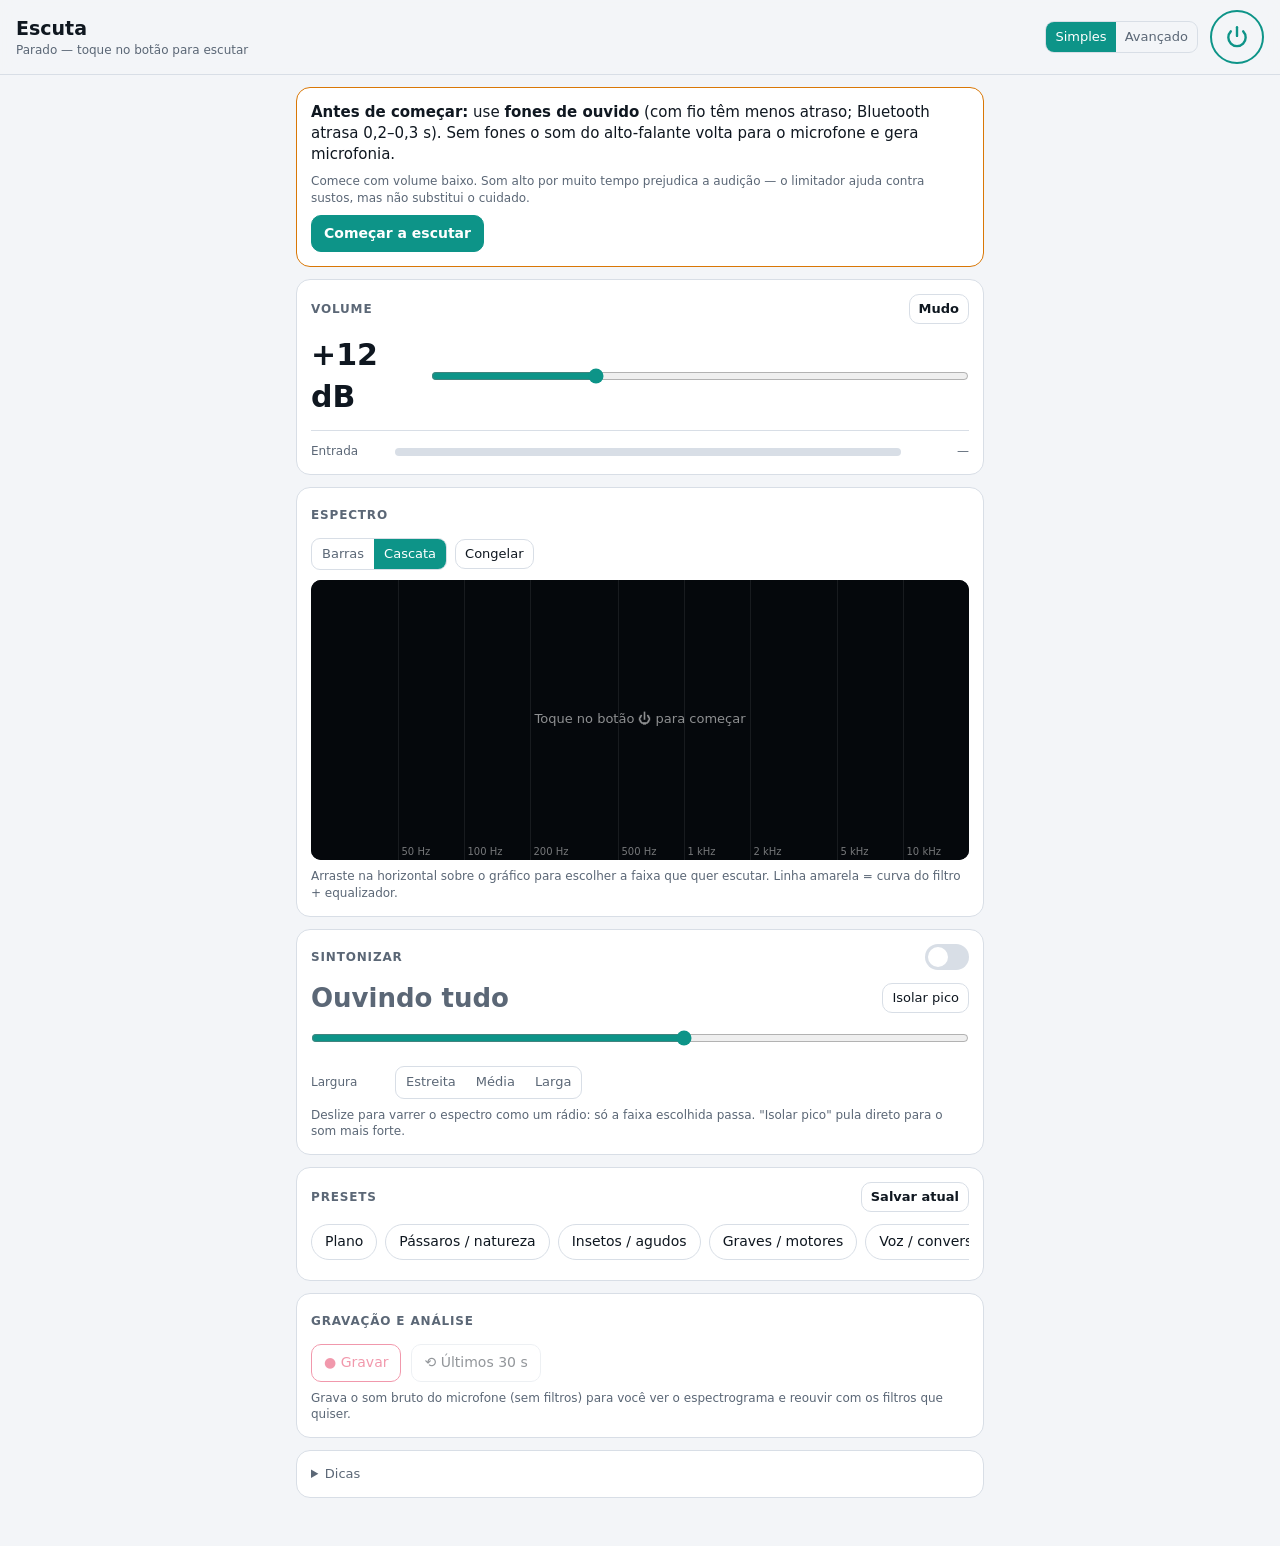
<file: docs/index.html>
<!doctype html>
<html lang="pt-BR">
<head>
<meta charset="utf-8">
<meta name="viewport" content="width=device-width,initial-scale=1,viewport-fit=cover">
<title>Escuta</title>
<meta name="description" content="Amplificador de ambiente: escute o microfone ao vivo no fone, com filtro de faixa, equalizador e espectrômetro.">
<meta name="theme-color" content="#0b0f14">
<link rel="manifest" href="manifest.webmanifest">
<link rel="icon" href="icon.svg" type="image/svg+xml">
<link rel="apple-touch-icon" href="icon-192.png">
<meta name="mobile-web-app-capable" content="yes">
<meta name="apple-mobile-web-app-capable" content="yes">
<meta name="apple-mobile-web-app-title" content="Escuta">
<meta name="apple-mobile-web-app-status-bar-style" content="black-translucent">
<style>
:root{
  --bg:#0b0f14;--card:#141a22;--line:#243041;--text:#e6edf3;--muted:#8b98a8;
  --accent:#2dd4bf;--on-accent:#04201c;--warn:#f59e0b;--danger:#f43f5e;--ok:#22c55e;
  color-scheme:dark;
}
@media (prefers-color-scheme:light){
  :root{--bg:#f3f5f8;--card:#ffffff;--line:#d8dee6;--text:#0f1720;--muted:#5b6776;
    --accent:#0d9488;--on-accent:#ffffff;--warn:#d97706;--danger:#e11d48;--ok:#16a34a;color-scheme:light}
}
*{box-sizing:border-box}
[hidden]{display:none!important}
html,body{margin:0;background:var(--bg);color:var(--text);
  font:15px/1.4 system-ui,-apple-system,"Segoe UI",Roboto,sans-serif;-webkit-tap-highlight-color:transparent}
header{position:sticky;top:0;z-index:5;display:flex;align-items:center;gap:12px;
  padding:calc(10px + env(safe-area-inset-top)) 16px 10px;
  background:color-mix(in srgb,var(--bg) 88%,transparent);backdrop-filter:blur(10px);-webkit-backdrop-filter:blur(10px);
  border-bottom:1px solid var(--line)}
header .t{flex:1;min-width:0}
header .seg button{padding:6px 9px}
header h1{font-size:19px;margin:0}
.status{font-size:12px;color:var(--muted);white-space:nowrap;overflow:hidden;text-overflow:ellipsis}
.status.live{color:var(--accent)}
#power{width:54px;height:54px;flex:none;border-radius:50%;border:2px solid var(--accent);background:transparent;
  color:var(--accent);display:grid;place-items:center;cursor:pointer}
#power.on{background:var(--accent);color:var(--on-accent)}
#power svg{width:26px;height:26px}
main{max-width:720px;margin:0 auto;padding:12px 16px calc(48px + env(safe-area-inset-bottom));display:grid;gap:12px}
.card{background:var(--card);border:1px solid var(--line);border-radius:14px;padding:14px;min-width:0}
.card h2{font-size:12px;letter-spacing:.07em;text-transform:uppercase;color:var(--muted);margin:0 0 10px;
  display:flex;align-items:center;gap:8px;min-height:26px}
.card h2 .sp{flex:1}
.row{display:flex;align-items:center;gap:10px;min-width:0}
.row+.row{margin-top:10px}
.row label.l{flex:1;min-width:0}
.grow{flex:1;min-width:0}
.muted{color:var(--muted)}
.small{font-size:12px}
.num{font-variant-numeric:tabular-nums}
input[type=range]{width:100%;accent-color:var(--accent);height:32px;margin:0}
select,input[type=number]{font:inherit;font-size:16px;color:var(--text);background:var(--bg);border:1px solid var(--line);
  border-radius:8px;padding:6px 8px;min-width:0}
input[type=number]{width:92px;text-align:right}
.btn,.seg button,.chip,#power{touch-action:manipulation}
.btn{background:transparent;border:1px solid var(--line);color:var(--text);border-radius:10px;padding:8px 12px;
  font:inherit;font-size:14px;cursor:pointer;white-space:nowrap}
.btn:disabled{opacity:.45;cursor:default}
.btn.primary{background:var(--accent);border-color:var(--accent);color:var(--on-accent);font-weight:600}
.btn.rec{border-color:var(--danger);color:var(--danger)}
.btn.rec.on{background:var(--danger);color:#fff}
.btn.sm{padding:5px 9px;font-size:13px}
.seg{display:inline-flex;border:1px solid var(--line);border-radius:9px;overflow:hidden;flex:none}
.seg button{background:transparent;border:0;color:var(--muted);font:inherit;font-size:13px;padding:6px 10px;cursor:pointer}
.seg button.on{background:var(--accent);color:var(--on-accent)}
.sw{position:relative;display:inline-block;width:44px;height:26px;flex:none}
.sw input{position:absolute;opacity:0;width:0;height:0}
.sw span{position:absolute;inset:0;background:var(--line);border-radius:13px;transition:background .2s;cursor:pointer}
.sw span::after{content:"";position:absolute;left:3px;top:3px;width:20px;height:20px;border-radius:50%;background:#fff;transition:transform .2s}
.sw input:checked+span{background:var(--accent)}
.sw input:checked+span::after{transform:translateX(18px)}
.sw input:focus-visible+span{outline:2px solid var(--accent);outline-offset:2px}
.big{font-size:30px;font-weight:700;font-variant-numeric:tabular-nums;min-width:110px}
.meter{height:8px;background:var(--line);border-radius:4px;overflow:hidden;flex:1}
.meter i{display:block;height:100%;width:0;background:linear-gradient(90deg,var(--ok),var(--warn) 78%,var(--danger))}
.meter.red i{background:var(--warn)}
.ml{width:74px;font-size:12px;color:var(--muted);flex:none}
.mv{width:58px;font-size:12px;text-align:right;color:var(--muted);flex:none}
.dot{width:10px;height:10px;border-radius:50%;background:var(--line);flex:none}
.dot.on{background:var(--ok)}
.cv{position:relative;height:230px;border-radius:10px;overflow:hidden;background:#05080c}
.cv canvas{width:100%;height:100%;display:block}
#spec{touch-action:pan-y}
body.simple .adv{display:none!important}
body.simple .cv.main{height:280px}
#tune{height:44px}
.tunev{font-size:26px;font-weight:700;font-variant-numeric:tabular-nums;color:var(--accent);min-width:0}
.tunev.off{color:var(--muted)}
#clipc{touch-action:none}
.toolbar{display:flex;flex-wrap:wrap;gap:8px;align-items:center;margin-bottom:10px}
.hint{font-size:12px;color:var(--muted);margin-top:8px}
.chips{display:flex;gap:8px;overflow-x:auto;padding:2px 0 6px;scrollbar-width:none}
.chips::-webkit-scrollbar{display:none}
.chip{display:inline-flex;align-items:center;gap:6px;white-space:nowrap;border:1px solid var(--line);border-radius:999px;
  padding:7px 13px;background:transparent;color:var(--text);font:inherit;font-size:14px;cursor:pointer;flex:none}
.chip.on{border-color:var(--accent);color:var(--accent)}
.chip .x{color:var(--muted);font-size:16px;line-height:1;padding-left:2px}
.eq{display:grid;grid-template-columns:repeat(10,1fr);gap:4px;height:210px;touch-action:none;user-select:none;-webkit-user-select:none}
.eqb{display:flex;flex-direction:column;align-items:center;gap:4px;min-width:0}
.eqb .v{font-size:11px;color:var(--muted);font-variant-numeric:tabular-nums;height:14px}
.eqb .tr{position:relative;flex:1;width:100%;max-width:34px;border-radius:8px;background:color-mix(in srgb,var(--line) 55%,transparent)}
.eqb .tr::before{content:"";position:absolute;left:0;right:0;top:50%;height:1px;background:var(--muted);opacity:.5}
.eqb .fill{position:absolute;left:30%;right:30%;background:var(--accent);border-radius:3px}
.eqb .knob{position:absolute;left:2px;right:2px;height:14px;margin-top:-7px;border-radius:7px;background:var(--text);box-shadow:0 1px 3px #0006}
.eqb .f{font-size:11px;color:var(--muted)}
.notches{display:flex;flex-wrap:wrap;gap:6px;margin-top:8px}
.sub{border-top:1px solid var(--line);margin-top:12px;padding-top:12px}
details summary{cursor:pointer;color:var(--muted);font-size:13px}
details p,details li{font-size:14px;color:var(--muted)}
details ul{padding-left:18px}
.intro{border-color:var(--warn)}
.intro p{margin:0 0 8px}
#toast{position:fixed;left:50%;bottom:calc(18px + env(safe-area-inset-bottom));transform:translateX(-50%) translateY(calc(100% + 60px));
  max-width:calc(100% - 32px);width:max-content;background:var(--text);color:var(--bg);border-radius:12px;padding:10px 14px;
  display:flex;gap:12px;align-items:center;font-size:14px;z-index:20;transition:transform .25s,visibility .25s;box-shadow:0 6px 20px #0006;visibility:hidden}
#toast.show{transform:translateX(-50%) translateY(0);visibility:visible}
#toast button{background:transparent;border:1px solid currentColor;color:inherit;border-radius:8px;padding:4px 8px;font:inherit;font-size:13px}
</style>
</head>
<body>
<header>
  <div class="t">
    <h1>Escuta</h1>
    <div class="status" id="status">Parado</div>
  </div>
  <div class="seg" id="mode" aria-label="Modo"><button data-v="simple">Simples</button><button data-v="adv">Avançado</button></div>
  <button id="power" aria-label="Começar a escutar">
    <svg viewBox="0 0 24 24" fill="none" stroke="currentColor" stroke-width="2.2" stroke-linecap="round"><path d="M12 3v8"/><path d="M6.3 6.8a8 8 0 1 0 11.4 0"/></svg>
  </button>
</header>

<main>
  <section class="card intro" id="intro">
    <p><b>Antes de começar:</b> use <b>fones de ouvido</b> (com fio têm menos atraso; Bluetooth atrasa 0,2–0,3 s). Sem fones o som do alto-falante volta para o microfone e gera microfonia.</p>
    <p class="muted small">Comece com volume baixo. Som alto por muito tempo prejudica a audição — o limitador ajuda contra sustos, mas não substitui o cuidado.</p>
    <button class="btn primary" id="introStart">Começar a escutar</button>
  </section>

  <section class="card">
    <h2>Volume <span class="sp"></span>
      <button class="btn sm" id="mute">Mudo</button>
    </h2>
    <div class="row">
      <div class="big" id="volV">+12 dB</div>
      <input type="range" id="vol" min="0" max="40" step="0.5" aria-label="Volume">
    </div>
    <div class="row adv">
      <span class="ml">Balanço</span>
      <input type="range" id="bal" min="-1" max="1" step="0.05" class="grow" aria-label="Balanço esquerda/direita">
      <span class="mv num" id="balV">C</span>
    </div>
    <div class="sub">
      <div class="row"><span class="ml">Entrada</span><div class="meter"><i id="mIn"></i></div><span class="mv num" id="mInV">—</span></div>
      <div class="row adv"><span class="ml">Saída</span><div class="meter"><i id="mOut"></i></div><span class="mv num" id="mOutV">—</span></div>
      <div class="row adv"><span class="ml">Limitador</span><div class="meter red"><i id="mLim"></i></div><span class="mv num" id="mLimV">0 dB</span></div>
    </div>
  </section>

  <section class="card">
    <h2>Espectro <span class="sp"></span><span class="num" id="peak" style="text-transform:none;letter-spacing:0"></span></h2>
    <div class="toolbar">
      <div class="seg" id="view"><button data-v="bars">Barras</button><button data-v="wf">Cascata</button></div>
      <div class="seg adv" id="tap"><button data-v="pre">Entrada</button><button data-v="post">Saída</button></div>
      <button class="btn sm" id="freeze">Congelar</button>
    </div>
    <div class="cv main"><canvas id="spec"></canvas></div>
    <div class="hint">Arraste na horizontal sobre o gráfico para escolher a faixa que quer escutar. Linha amarela = curva do filtro + equalizador.</div>
  </section>

  <section class="card">
    <h2>Sintonizar <span class="sp"></span>
      <label class="sw"><input type="checkbox" id="tuneOn" aria-label="Focar numa faixa"><span></span></label>
    </h2>
    <div class="row">
      <div class="tunev grow" id="tuneV">Ouvindo tudo</div>
      <button class="btn sm" id="isolate">Isolar pico</button>
    </div>
    <input type="range" id="tune" min="0" max="1000" step="1" aria-label="Frequência central">
    <div class="row">
      <span class="ml">Largura</span>
      <div class="seg" id="tuneW"><button data-v="0.33">Estreita</button><button data-v="1">Média</button><button data-v="2">Larga</button></div>
    </div>
    <div class="hint">Deslize para varrer o espectro como um rádio: só a faixa escolhida passa. "Isolar pico" pula direto para o som mais forte.</div>
  </section>

  <section class="card">
    <h2>Presets <span class="sp"></span><button class="btn sm" id="savePreset">Salvar atual</button></h2>
    <div class="chips" id="presets"></div>
  </section>

  <section class="card adv">
    <h2>Faixa de frequência <span class="sp"></span>
      <label class="sw"><input type="checkbox" id="bandOn" aria-label="Ativar filtro de faixa"><span></span></label>
    </h2>
    <div class="row">
      <input type="number" id="loN" min="20" max="20000" step="1" aria-label="Frequência mínima (Hz)">
      <span class="muted">Hz a</span>
      <input type="number" id="hiN" min="20" max="20000" step="1" aria-label="Frequência máxima (Hz)">
      <span class="muted">Hz</span>
    </div>
    <div class="row"><span class="ml">Mínima</span><input type="range" id="lo" min="0" max="1000" step="1" aria-label="Frequência mínima"></div>
    <div class="row"><span class="ml">Máxima</span><input type="range" id="hi" min="0" max="1000" step="1" aria-label="Frequência máxima"></div>
    <div class="row">
      <span class="ml">Corte</span>
      <div class="seg" id="slope"><button data-v="12">Suave</button><button data-v="24">Médio</button><button data-v="48">Íngreme</button></div>
    </div>
  </section>

  <section class="card adv">
    <h2>Equalizador <span class="sp"></span><button class="btn sm" id="eqReset">Zerar</button></h2>
    <div class="eq" id="eq"></div>
    <div class="hint">Arraste para cima/baixo; deslize o dedo pelas bandas para "desenhar" a curva. ±12 dB.</div>
  </section>

  <section class="card adv">
    <h2>Proteção e ruído</h2>
    <div class="row">
      <label class="l" for="limOn">Limitador anti-estouro<div class="muted small">Segura sons altos repentinos</div></label>
      <label class="sw"><input type="checkbox" id="limOn"><span></span></label>
    </div>
    <div class="row"><span class="ml">Teto</span><input type="range" id="limThr" min="-40" max="0" step="1" class="grow" aria-label="Teto do limitador"><span class="mv num" id="limThrV"></span></div>

    <div class="sub">
      <div class="row">
        <label class="l" for="gateOn">Redução de chiado (noise gate)<div class="muted small">Silencia quando o som fica abaixo do limiar</div></label>
        <span class="dot" id="gateDot" title="Gate aberto"></span>
        <label class="sw"><input type="checkbox" id="gateOn"><span></span></label>
      </div>
      <div class="row"><span class="ml">Limiar</span><input type="range" id="gateThr" min="-90" max="-20" step="1" class="grow" aria-label="Limiar do noise gate"><span class="mv num" id="gateThrV"></span></div>
    </div>

    <div class="sub">
      <div class="row">
        <label class="l" for="afbOn">Anti-microfonia automático<div class="muted small">Detecta apito de realimentação e aplica um filtro notch</div></label>
        <label class="sw"><input type="checkbox" id="afbOn"><span></span></label>
      </div>
      <div class="notches" id="notches"></div>
    </div>

    <div class="sub">
      <div class="row">
        <label class="l" for="ns">Supressão de ruído do navegador<div class="muted small">Pode cortar sons que você quer ouvir</div></label>
        <label class="sw"><input type="checkbox" id="ns"><span></span></label>
      </div>
      <div class="row">
        <label class="l" for="agc">Ganho automático do navegador</label>
        <label class="sw"><input type="checkbox" id="agc"><span></span></label>
      </div>
      <div class="row">
        <label class="l" for="wake">Manter tela ligada</label>
        <label class="sw"><input type="checkbox" id="wake"><span></span></label>
      </div>
      <div class="row">
        <span class="ml">Microfone</span>
        <select id="device" class="grow" aria-label="Microfone"><option value="">Padrão</option></select>
      </div>
      <div class="row small muted"><span class="grow">Atraso estimado</span><span class="num" id="lat">—</span></div>
    </div>
  </section>

  <section class="card">
    <h2>Gravação e análise <span class="sp"></span><span class="num" id="recTime" style="text-transform:none;letter-spacing:0"></span></h2>
    <div class="row">
      <button class="btn rec" id="recBtn">● Gravar</button>
      <button class="btn" id="lastBtn">⟲ Últimos 30 s</button>
    </div>
    <div class="hint">Grava o som bruto do microfone (sem filtros) para você ver o espectrograma e reouvir com os filtros que quiser.</div>
    <div id="clipBox" hidden>
      <div class="cv" style="margin-top:12px"><canvas id="clipc"></canvas></div>
      <div class="hint">Toque para posicionar · arraste na vertical para escolher a faixa · <span id="clipPeak"></span></div>
      <div class="row" style="margin-top:10px">
        <button class="btn primary" id="cplay" style="min-width:84px">▶ Tocar</button>
        <span class="num muted small grow" id="ctime">0:00 / 0:00</span>
        <label class="small muted" for="cfilt">Com filtros</label>
        <label class="sw"><input type="checkbox" id="cfilt"><span></span></label>
      </div>
      <div class="row">
        <button class="btn sm" id="cdl">Salvar WAV</button>
        <span class="grow"></span>
        <button class="btn sm" id="cdel">Descartar</button>
      </div>
    </div>
  </section>

  <section class="card">
    <details>
      <summary>Dicas</summary>
      <ul>
        <li><b>Achar um som:</b> olhe a cascata, ligue "Sintonizar" e deslize até a faixa onde ele aparece — ou toque em "Isolar pico".</li>
        <li><b>Sons fracos:</b> use largura "Estreita" e suba o volume; o limitador segura estouros.</li>
        <li><b>Apito agudo (microfonia):</b> baixe o volume, afaste o fone do celular ou deixe o anti-microfonia ligado.</li>
        <li><b>Perdeu o som?</b> "Últimos 30 s" recupera o que acabou de acontecer para analisar.</li>
        <li><b>iPhone:</b> o áudio pausa quando a tela bloqueia ou você troca de app — o app mantém a tela ligada enquanto escuta. Ao voltar, toque no botão ⏻ se aparecer "Pausado".</li>
        <li><b>iPhone sem som?</b> confira o volume do aparelho e se o fone está conectado antes de tocar em ⏻.</li>
        <li><b>Instalar:</b> no Safari, Compartilhar → "Adicionar à Tela de Início".</li>
        <li>Mais controles (equalizador, filtros, noise gate) no modo <b>Avançado</b>, no topo.</li>
      </ul>
    </details>
  </section>
</main>

<div id="toast" role="status" aria-live="polite"><span id="toastMsg"></span><button id="toastBtn" hidden></button></div>

<script>
'use strict';
const $ = s => document.querySelector(s);

/* ---------- constantes e estado ---------- */
const EQ_FREQS = [31, 62, 125, 250, 500, 1000, 2000, 4000, 8000, 16000];
const EQ_Q = 1.41, EQ_MAX = 12;
const NOTCH_Q = 30, NOTCH_GAIN = -30, MAX_NOTCH = 6;
const RING_SEC = 30, REC_MAX_SEC = 120;
const F_MIN = 20, DB_MIN = -105, DB_MAX = -15;
const STORE = 'escuta.v1';

const DEFAULTS = {
  vol: 12, mute: false, bal: 0,
  bandOn: false, bandLo: 300, bandHi: 3400, slope: 24,
  eq: Array(10).fill(0),
  limOn: true, limThr: -12, gateOn: false, gateThr: -60, afbOn: true,
  ns: false, agc: false, wake: true, device: '',
  view: 'wf', tap: 'pre', cfilt: true, custom: [], intro: true, mode: 'simple', tuneW: 1,
};
const PRESETS = [
  { name: 'Plano', bandOn: false, eq: [0, 0, 0, 0, 0, 0, 0, 0, 0, 0] },
  { name: 'Pássaros / natureza', bandOn: true, bandLo: 1500, bandHi: 12000, eq: [-12, -12, -10, -6, -2, 0, 3, 5, 6, 3] },
  { name: 'Insetos / agudos', bandOn: true, bandLo: 3000, bandHi: 16000, eq: [-12, -12, -12, -10, -6, -2, 2, 5, 7, 5] },
  { name: 'Graves / motores', bandOn: true, bandLo: 20, bandHi: 400, eq: [6, 6, 4, 2, 0, -2, -4, -6, -8, -8] },
  { name: 'Voz / conversa', bandOn: true, bandLo: 200, bandHi: 5000, eq: [-6, -4, -2, 0, 1, 3, 5, 4, 1, -2] },
  { name: 'Sussurros', bandOn: true, bandLo: 800, bandHi: 8000, eq: [-8, -6, -4, -2, 0, 3, 6, 8, 5, 0] },
  { name: 'TV / palestra', bandOn: true, bandLo: 150, bandHi: 7000, eq: [-4, -2, 0, 1, 2, 4, 5, 3, 1, 0] },
];

function load() {
  const d = JSON.parse(JSON.stringify(DEFAULTS));
  try {
    const j = JSON.parse(localStorage.getItem(STORE) || '{}');
    Object.assign(d, j);
    if (!Array.isArray(d.eq) || d.eq.length !== 10) d.eq = DEFAULTS.eq.slice();
    if (!Array.isArray(d.custom)) d.custom = [];
  } catch (e) {}
  return d;
}
let S = load();
let saveT;
function save() {
  clearTimeout(saveT);
  saveT = setTimeout(() => { try { localStorage.setItem(STORE, JSON.stringify(S)); } catch (e) {} }, 300);
}

/* ---------- utilitários ---------- */
const clamp = (v, a, b) => Math.min(b, Math.max(a, v));
const dbToLin = db => Math.pow(10, db / 20);
const sliderToF = v => 20 * Math.pow(1000, v / 1000);
const fToSlider = f => 1000 * Math.log(f / 20) / Math.log(1000);
function fmtHz(f) {
  if (f >= 1000) return (f / 1000).toFixed(f >= 10000 ? 0 : 1).replace('.0', '').replace('.', ',') + ' kHz';
  return Math.round(f) + ' Hz';
}
const NOTES = ['Dó', 'Dó#', 'Ré', 'Ré#', 'Mi', 'Fá', 'Fá#', 'Sol', 'Sol#', 'Lá', 'Lá#', 'Si'];
function noteName(f) {
  const n = Math.round(12 * Math.log2(f / 440) + 69);
  return NOTES[((n % 12) + 12) % 12] + (Math.floor(n / 12) - 1);
}
function fmtTime(s) { s = Math.max(0, s); return Math.floor(s / 60) + ':' + String(Math.floor(s % 60)).padStart(2, '0'); }

let toastT;
function toast(msg, action, fn) {
  $('#toastMsg').textContent = msg;
  const b = $('#toastBtn');
  b.hidden = !action;
  if (action) { b.textContent = action; b.onclick = () => { fn(); $('#toast').classList.remove('show'); }; }
  $('#toast').classList.add('show');
  clearTimeout(toastT);
  toastT = setTimeout(() => $('#toast').classList.remove('show'), action ? 6000 : 3500);
}

// Paleta tipo "inferno" para espectrogramas.
const LUT = (() => {
  const stops = [[0, 5, 8, 12], [0.18, 40, 11, 84], [0.4, 120, 28, 109], [0.6, 197, 58, 83], [0.8, 245, 125, 21], [1, 252, 255, 164]];
  const lut = new Uint8ClampedArray(256 * 3);
  for (let i = 0; i < 256; i++) {
    const t = i / 255;
    let k = 0;
    while (k < stops.length - 2 && t > stops[k + 1][0]) k++;
    const a = stops[k], b = stops[k + 1], u = (t - a[0]) / (b[0] - a[0]);
    for (let c = 0; c < 3; c++) lut[i * 3 + c] = a[c + 1] + (b[c + 1] - a[c + 1]) * u;
  }
  return lut;
})();

/* ---------- resposta de frequência (fórmulas da spec Web Audio) ---------- */
function biquadMag(type, f0, q, gain, sr, freqs, out) {
  const w0 = 2 * Math.PI * Math.min(f0, sr / 2 - 1) / sr, cw = Math.cos(w0), sw = Math.sin(w0);
  let b0, b1, b2, a0, a1, a2;
  if (type === 'peaking') {
    const A = Math.pow(10, gain / 40), al = sw / (2 * q);
    b0 = 1 + al * A; b1 = -2 * cw; b2 = 1 - al * A; a0 = 1 + al / A; a1 = -2 * cw; a2 = 1 - al / A;
  } else {
    const al = sw / (2 * Math.pow(10, q / 20)); // Q em dB para passa-baixa/alta
    if (type === 'lowpass') { b0 = (1 - cw) / 2; b1 = 1 - cw; b2 = b0; }
    else { b0 = (1 + cw) / 2; b1 = -(1 + cw); b2 = b0; }
    a0 = 1 + al; a1 = -2 * cw; a2 = 1 - al;
  }
  for (let i = 0; i < freqs.length; i++) {
    const w = 2 * Math.PI * freqs[i] / sr, c1 = Math.cos(w), s1 = Math.sin(w), c2 = Math.cos(2 * w), s2 = Math.sin(2 * w);
    const nr = b0 + b1 * c1 + b2 * c2, ni = -(b1 * s1 + b2 * s2);
    const dr = a0 + a1 * c1 + a2 * c2, di = -(a1 * s1 + a2 * s2);
    out[i] += 10 * Math.log10((nr * nr + ni * ni) / (dr * dr + di * di) + 1e-30);
  }
}
// Q (linear) de cada estágio Butterworth para uma cascata de n biquads.
const bwQ = n => Array.from({ length: n }, (_, k) => 1 / (2 * Math.cos((2 * k + 1) * Math.PI / (4 * n))));
const qToDb = q => 20 * Math.log10(q);

function responseDb(freqs) {
  const sr = A ? A.ctx.sampleRate : 48000, out = new Float32Array(freqs.length);
  if (S.bandOn) {
    for (const q of bwQ(S.slope / 12)) {
      biquadMag('highpass', S.bandLo, qToDb(q), 0, sr, freqs, out);
      biquadMag('lowpass', S.bandHi, qToDb(q), 0, sr, freqs, out);
    }
  }
  EQ_FREQS.forEach((f, i) => { if (S.eq[i]) biquadMag('peaking', f, EQ_Q, S.eq[i], sr, freqs, out); });
  if (A) A.notches.forEach(n => biquadMag('peaking', n.f, NOTCH_Q, NOTCH_GAIN, sr, freqs, out));
  return out;
}

/* ---------- motor de áudio ---------- */
let A = null;               // objetos de áudio enquanto estiver escutando
let ring = [], ringLen = 0; // últimos RING_SEC segundos do microfone
let recording = false, recChunks = [], recLen = 0, recSr = 48000;
let wakeLock = null;

async function start() {
  if (A) return;
  if (!navigator.mediaDevices || !navigator.mediaDevices.getUserMedia) {
    toast('Microfone indisponível. Abra o app por HTTPS.');
    return;
  }
  setStatus('Iniciando…');
  const ctx = new (window.AudioContext || window.webkitAudioContext)({ latencyHint: 'interactive' });
  ctx.resume();
  try {
    await ctx.audioWorklet.addModule('worklet.js');
    const a = { ctx, notches: [], gateGain: 1 };
    const mkAn = () => { const n = ctx.createAnalyser(); n.fftSize = 4096; n.smoothingTimeConstant = 0.55; n.minDecibels = DB_MIN; n.maxDecibels = DB_MAX; return n; };
    a.micGain = ctx.createGain();
    a.chainIn = ctx.createGain();
    a.pre = mkAn(); a.post = mkAn();
    const mkBq = t => { const b = ctx.createBiquadFilter(); b.type = t; return b; };
    a.hp = [0, 1, 2, 3].map(() => mkBq('highpass'));
    a.lp = [0, 1, 2, 3].map(() => mkBq('lowpass'));
    a.gate = new AudioWorkletNode(ctx, 'noise-gate');
    a.gate.port.onmessage = e => { a.gateGain = e.data; };
    a.eq = EQ_FREQS.map(f => { const b = mkBq('peaking'); b.frequency.value = f; b.Q.value = EQ_Q; return b; });
    a.notchPool = Array.from({ length: MAX_NOTCH }, () => { const b = mkBq('peaking'); b.Q.value = NOTCH_Q; return b; });
    a.vol = ctx.createGain();
    a.lim = ctx.createDynamicsCompressor();
    a.lim.knee.value = 0; a.lim.ratio.value = 20; a.lim.attack.value = 0.002; a.lim.release.value = 0.15;
    a.limComp = ctx.createGain();
    a.out = ctx.createGain();
    a.pan = ctx.createStereoPanner ? ctx.createStereoPanner() : null;
    a.out.connect(a.post);
    if (a.pan) { a.out.connect(a.pan); a.pan.connect(ctx.destination); } else a.out.connect(ctx.destination);
    a.micGain.connect(a.chainIn);
    a.rec = new AudioWorkletNode(ctx, 'recorder');
    a.rec.port.onmessage = e => onChunk(e.data);
    const silent = ctx.createGain(); silent.gain.value = 0;
    a.rec.connect(silent); silent.connect(ctx.destination);
    a.preF = new Float32Array(a.pre.frequencyBinCount); a.postF = new Float32Array(a.post.frequencyBinCount);
    a.preT = new Float32Array(a.pre.fftSize); a.postT = new Float32Array(a.post.fftSize);
    ctx.onstatechange = updateStatus;
    A = a;
    await openMic();
    applyAll();
    rebuild(true);
    S.intro = false; save();
    $('#intro').hidden = true;
    colMap = null;
    setWake();
    updateStatus();
  } catch (e) {
    console.error(e);
    const msg = e && e.name === 'NotAllowedError' ? 'Permissão do microfone negada. Libere nas configurações do navegador.'
      : e && e.name === 'NotFoundError' ? 'Nenhum microfone encontrado.'
      : 'Não foi possível iniciar: ' + (e && e.message || e);
    stop();
    try { ctx.close(); } catch (_) {}
    toast(msg);
  }
}

async function openMic() {
  if (!A) return;
  if (A.stream) { A.stream.getTracks().forEach(t => t.stop()); }
  if (A.src) A.src.disconnect();
  // Safari 17+: pede sessão de gravação + reprodução (não respeita a chave de silêncio e mantém o fone como saída).
  try { if (navigator.audioSession) navigator.audioSession.type = 'play-and-record'; } catch (e) {}
  const c = { echoCancellation: false, noiseSuppression: S.ns, autoGainControl: S.agc, latency: 0 };
  if (S.device) c.deviceId = { exact: S.device };
  let stream;
  try { stream = await navigator.mediaDevices.getUserMedia({ audio: c }); }
  catch (e) {
    if (!S.device) throw e;
    S.device = ''; delete c.deviceId; save();
    stream = await navigator.mediaDevices.getUserMedia({ audio: c });
  }
  if (!A) { stream.getTracks().forEach(t => t.stop()); return; }
  A.stream = stream;
  A.src = A.ctx.createMediaStreamSource(stream);
  A.src.connect(A.micGain);
  A.src.connect(A.rec);
  const track = stream.getAudioTracks()[0];
  track.onended = () => { toast('O microfone foi desconectado.'); stop(); };
  track.onmute = () => setStatus('Microfone pausado pelo sistema');
  track.onunmute = updateStatus;
  listDevices();
}

function stop() {
  if (recording) stopRec();
  stopClip();
  if (A) {
    if (A.stream) A.stream.getTracks().forEach(t => t.stop());
    try { A.ctx.close(); } catch (e) {}
  }
  A = null;
  ring = []; ringLen = 0;
  setWake();
  updateStatus();
  drawIdle();
}

const setP = (p, v) => { if (A) p.setTargetAtTime(v, A.ctx.currentTime, 0.015); };

// Reconecta a cadeia só com os blocos ativos.
let chainKey = '';
function rebuild(force) {
  if (!A) return;
  const n = S.slope / 12;
  const key = [S.bandOn, n, S.gateOn, S.limOn, A.notches.length].join('|');
  if (!force && key === chainKey) return;
  chainKey = key;
  const chain = [A.chainIn];
  if (S.bandOn) chain.push(...A.hp.slice(0, n), ...A.lp.slice(0, n));
  if (S.gateOn) chain.push(A.gate);
  chain.push(...A.eq, ...A.notches.map(x => x.node), A.vol);
  if (S.limOn) chain.push(A.lim, A.limComp);
  chain.push(A.out);
  [A.chainIn, ...A.hp, ...A.lp, A.gate, ...A.eq, ...A.notchPool, A.vol, A.lim, A.limComp].forEach(x => x.disconnect());
  A.chainIn.connect(A.pre);
  for (let i = 0; i < chain.length - 1; i++) chain[i].connect(chain[i + 1]);
}

function applyVol() { if (A) setP(A.vol.gain, S.mute ? 0 : dbToLin(S.vol)); }
function applyBal() { if (A && A.pan) setP(A.pan.pan, S.bal); }
function applyBand() {
  respDirty = true;
  if (!A) return;
  const qs = bwQ(S.slope / 12);
  qs.forEach((q, i) => {
    A.hp[i].Q.value = qToDb(q); A.lp[i].Q.value = qToDb(q);
    setP(A.hp[i].frequency, S.bandLo); setP(A.lp[i].frequency, S.bandHi);
  });
  rebuild();
}
function applyEq() { respDirty = true; if (A) A.eq.forEach((b, i) => setP(b.gain, S.eq[i])); }
// O compressor da Web Audio aplica ganho de compensação automático; anulamos para o limitador só segurar picos.
function applyLim() {
  if (!A) return;
  A.lim.threshold.value = S.limThr;
  A.limComp.gain.value = dbToLin(0.6 * S.limThr * (1 - 1 / A.lim.ratio.value));
  rebuild();
}
function applyGate() { if (A) { A.gate.parameters.get('threshold').value = S.gateThr; rebuild(); } }
function applyAll() { applyVol(); applyBal(); applyBand(); applyEq(); applyLim(); applyGate(); }

function addNotch(f) {
  if (!A || A.notches.some(n => Math.abs(Math.log2(n.f / f)) < 0.04)) return;
  let node;
  if (A.notches.length >= MAX_NOTCH) node = A.notches.shift().node;
  else node = A.notchPool.find(p => !A.notches.some(n => n.node === p));
  node.frequency.value = f; node.Q.value = NOTCH_Q; node.gain.value = NOTCH_GAIN;
  A.notches.push({ f, node });
  rebuild(true); respDirty = true; renderNotches();
}
function removeNotch(i) {
  if (!A) return;
  A.notches.splice(i, 1);
  rebuild(true); respDirty = true; renderNotches();
}
function renderNotches() {
  const box = $('#notches');
  box.textContent = '';
  if (!A || !A.notches.length) { box.innerHTML = '<span class="muted small">Nenhum filtro anti-microfonia aplicado.</span>'; return; }
  A.notches.forEach((n, i) => {
    const b = document.createElement('button');
    b.className = 'chip'; b.innerHTML = fmtHz(n.f) + ' <span class="x">×</span>';
    b.onclick = () => removeNotch(i);
    box.appendChild(b);
  });
}

async function listDevices() {
  try {
    const ds = (await navigator.mediaDevices.enumerateDevices()).filter(d => d.kind === 'audioinput' && d.deviceId && d.deviceId !== 'default');
    const sel = $('#device');
    sel.textContent = '';
    sel.appendChild(new Option('Padrão', ''));
    ds.forEach((d, i) => sel.appendChild(new Option(d.label || 'Microfone ' + (i + 1), d.deviceId)));
    sel.value = ds.some(d => d.deviceId === S.device) ? S.device : '';
  } catch (e) {}
}

async function setWake() {
  try {
    if (S.wake && A && document.visibilityState === 'visible' && 'wakeLock' in navigator) {
      if (!wakeLock) {
        wakeLock = await navigator.wakeLock.request('screen');
        wakeLock.addEventListener('release', () => { wakeLock = null; });
      }
    } else if (wakeLock) { const w = wakeLock; wakeLock = null; await w.release(); }
  } catch (e) {}
}

function setStatus(t, live) { const s = $('#status'); s.textContent = t; s.classList.toggle('live', !!live); }
function updateStatus() {
  const on = !!A;
  $('#power').classList.toggle('on', on);
  $('#power').setAttribute('aria-label', on ? 'Parar' : 'Começar a escutar');
  $('#recBtn').disabled = !on;
  $('#lastBtn').disabled = !on;
  if (!on) { setStatus('Parado — toque no botão para escutar'); $('#lat').textContent = '—'; return; }
  if (A.ctx.state !== 'running') { setStatus('Pausado — toque no botão para retomar'); return; }
  setStatus(clip && clip.playing ? 'Tocando gravação' : 'Ouvindo ao vivo', true);
  const lat = (A.ctx.baseLatency || 0) + (A.ctx.outputLatency || 0);
  $('#lat').textContent = lat ? Math.round(lat * 1000) + ' ms (+ fone Bluetooth, se houver)' : 'indisponível';
}

/* ---------- gravação ---------- */
function onChunk(buf) {
  if (!A) return;
  ring.push(buf); ringLen += buf.length;
  const max = RING_SEC * A.ctx.sampleRate;
  while (ring.length && ringLen - ring[0].length >= max) ringLen -= ring.shift().length;
  if (recording) {
    recChunks.push(buf); recLen += buf.length;
    if (recLen >= REC_MAX_SEC * recSr) { stopRec(); toast('Limite de ' + REC_MAX_SEC + ' s atingido.'); }
  }
}
function concat(chunks, len) {
  const out = new Float32Array(len);
  let o = 0;
  for (const c of chunks) { out.set(c, o); o += c.length; }
  return out;
}
function startRec() {
  if (!A) return;
  recording = true; recChunks = []; recLen = 0; recSr = A.ctx.sampleRate;
  $('#recBtn').classList.add('on'); $('#recBtn').textContent = '■ Parar';
}
function stopRec() {
  recording = false;
  $('#recBtn').classList.remove('on'); $('#recBtn').textContent = '● Gravar';
  $('#recTime').textContent = '';
  if (recLen > recSr * 0.3) setClip(concat(recChunks, recLen), recSr);
  recChunks = []; recLen = 0;
}

/* ---------- espectro ao vivo ---------- */
const spec = $('#spec'), sctx = spec.getContext('2d');
const wf = document.createElement('canvas'), wctx = wf.getContext('2d');
let SW = 1, SH = 1, dpr = 1, colMap = null, barMap = null, wfRow = null, respDirty = true, respCurve = null;
let frozen = false, disp = null, peakHold = null, lastPeakF = 0, frameN = 0;
let mIn = -100, mOut = -100;
const fb = { bin: -1, count: 0, lastToast: 0 };

const fMax = () => Math.min(20000, (A ? A.ctx.sampleRate : 48000) / 2);
const xToF = (x, w) => F_MIN * Math.pow(fMax() / F_MIN, clamp(x / w, 0, 1));
const fToX = (f, w) => w * Math.log(f / F_MIN) / Math.log(fMax() / F_MIN);

function resizeSpec() {
  dpr = Math.min(2, window.devicePixelRatio || 1);
  const r = spec.getBoundingClientRect();
  SW = Math.max(1, Math.round(r.width * dpr)); SH = Math.max(1, Math.round(r.height * dpr));
  spec.width = SW; spec.height = SH;
  wf.width = SW; wf.height = SH;
  wctx.fillStyle = '#05080c'; wctx.fillRect(0, 0, SW, SH);
  wfRow = wctx.createImageData(SW, 1);
  colMap = null; respDirty = true;
  if (!A) drawIdle();
}

// Para cada coluna/barra: intervalo de bins da FFT que ela cobre.
function buildMaps() {
  const binHz = A.ctx.sampleRate / A.pre.fftSize;
  colMap = new Float32Array(SW * 2);
  for (let x = 0; x < SW; x++) { colMap[x * 2] = xToF(x, SW) / binHz; colMap[x * 2 + 1] = xToF(x + 1, SW) / binHz; }
  const bw = Math.max(3, Math.round(5 * dpr)), nb = Math.floor(SW / bw);
  barMap = { bw, nb, bins: new Float32Array(nb * 2) };
  for (let j = 0; j < nb; j++) { barMap.bins[j * 2] = xToF(j * bw, SW) / binHz; barMap.bins[j * 2 + 1] = xToF((j + 1) * bw, SW) / binHz; }
  peakHold = new Float32Array(nb).fill(DB_MIN);
  disp = new Float32Array(A.pre.frequencyBinCount).fill(DB_MIN);
}
function binVal(db, b0, b1) {
  if (b1 - b0 < 1) {
    const c = (b0 + b1) / 2, i = Math.floor(c), t = c - i;
    if (!t || i + 1 >= db.length) return db[i] ?? DB_MIN;
    return Math.max(db[i], DB_MIN) * (1 - t) + Math.max(db[i + 1], DB_MIN) * t;
  }
  let m = -Infinity;
  for (let i = Math.floor(b0), e = Math.min(db.length - 1, Math.floor(b1)); i <= e; i++) if (db[i] > m) m = db[i];
  return m;
}
const norm = db => clamp((db - DB_MIN) / (DB_MAX - DB_MIN), 0, 1);

function drawGrid(ctx, w, h) {
  ctx.font = `${10 * dpr}px system-ui,sans-serif`;
  ctx.textBaseline = 'bottom';
  let labelEnd = -Infinity;
  for (const f of [50, 100, 200, 500, 1000, 2000, 5000, 10000]) {
    if (f > fMax()) continue;
    const x = Math.round(fToX(f, w)) + 0.5;
    ctx.strokeStyle = 'rgba(255,255,255,.08)'; ctx.lineWidth = 1;
    ctx.beginPath(); ctx.moveTo(x, 0); ctx.lineTo(x, h); ctx.stroke();
    const label = fmtHz(f), tx = x + 3 * dpr;
    if (tx < labelEnd) continue;
    ctx.fillStyle = 'rgba(255,255,255,.45)';
    ctx.fillText(label, tx, h - 3 * dpr);
    labelEnd = tx + ctx.measureText(label).width + 6 * dpr;
  }
}
function drawOverlay() {
  if (S.bandOn) {
    const x0 = fToX(S.bandLo, SW), x1 = fToX(S.bandHi, SW);
    sctx.fillStyle = 'rgba(0,0,0,.55)';
    sctx.fillRect(0, 0, Math.max(0, x0), SH); sctx.fillRect(x1, 0, SW - x1, SH);
    sctx.fillStyle = '#2dd4bf';
    sctx.fillRect(x0 - dpr, 0, 2 * dpr, SH); sctx.fillRect(x1 - dpr, 0, 2 * dpr, SH);
  }
  drawGrid(sctx, SW, SH);
  if (respDirty || !respCurve || respCurve.length !== SW) {
    const step = 2, freqs = new Float32Array(Math.ceil(SW / step));
    for (let i = 0; i < freqs.length; i++) freqs[i] = xToF(i * step, SW);
    respCurve = { step, db: responseDb(freqs), flat: !S.bandOn && S.eq.every(v => !v) && !(A && A.notches.length) };
    respDirty = false;
  }
  if (!respCurve.flat) {
    sctx.strokeStyle = 'rgba(245,158,11,.9)'; sctx.lineWidth = 1.5 * dpr;
    sctx.beginPath();
    const mid = SH * 0.45, k = SH * 0.4 / 24;
    respCurve.db.forEach((d, i) => { const y = clamp(mid - d * k, 0, SH); i ? sctx.lineTo(i * respCurve.step, y) : sctx.moveTo(0, y); });
    sctx.stroke();
  }
  if (A) for (const n of A.notches) {
    const x = fToX(n.f, SW);
    sctx.fillStyle = '#f43f5e';
    sctx.beginPath(); sctx.moveTo(x - 5 * dpr, 0); sctx.lineTo(x + 5 * dpr, 0); sctx.lineTo(x, 8 * dpr); sctx.fill();
  }
}
function drawIdle() {
  sctx.fillStyle = '#05080c'; sctx.fillRect(0, 0, SW, SH);
  drawGrid(sctx, SW, SH);
  sctx.fillStyle = 'rgba(255,255,255,.55)';
  sctx.font = `${13 * dpr}px system-ui,sans-serif`;
  sctx.textAlign = 'center'; sctx.textBaseline = 'middle';
  sctx.fillText('Toque no botão ⏻ para começar', SW / 2, SH / 2);
  sctx.textAlign = 'left';
  $('#peak').textContent = '';
  for (const id of ['#mIn', '#mOut', '#mLim']) $(id).style.width = '0';
  $('#mInV').textContent = '—'; $('#mOutV').textContent = '—';
}

function drawBars() {
  const { bw, nb, bins } = barMap;
  sctx.fillStyle = '#05080c'; sctx.fillRect(0, 0, SW, SH);
  const g = sctx.createLinearGradient(0, SH, 0, 0);
  g.addColorStop(0, '#0f766e'); g.addColorStop(0.55, '#2dd4bf'); g.addColorStop(0.8, '#f59e0b'); g.addColorStop(1, '#f43f5e');
  sctx.fillStyle = g;
  const gap = Math.max(1, Math.round(dpr));
  for (let j = 0; j < nb; j++) {
    const v = binVal(disp, bins[j * 2], bins[j * 2 + 1]);
    const h = norm(v) * SH;
    sctx.fillRect(j * bw, SH - h, bw - gap, h);
    if (!frozen) peakHold[j] = Math.max(v, peakHold[j] - 0.6);
  }
  sctx.fillStyle = 'rgba(255,255,255,.7)';
  for (let j = 0; j < nb; j++) {
    const y = SH - norm(peakHold[j]) * SH;
    if (y < SH - 2) sctx.fillRect(j * bw, y, bw - gap, Math.max(1, dpr));
  }
}
function drawWaterfall() {
  if (!frozen) {
    wctx.drawImage(wf, 0, 0, SW, SH - 1, 0, 1, SW, SH - 1);
    const d = wfRow.data;
    for (let x = 0; x < SW; x++) {
      const c = Math.round(norm(binVal(disp, colMap[x * 2], colMap[x * 2 + 1])) * 255) * 3;
      d[x * 4] = LUT[c]; d[x * 4 + 1] = LUT[c + 1]; d[x * 4 + 2] = LUT[c + 2]; d[x * 4 + 3] = 255;
    }
    wctx.putImageData(wfRow, 0, 0);
  }
  sctx.drawImage(wf, 0, 0);
}

// Microfonia: pico estreito, alto e persistente muito acima da vizinhança.
function detectFeedback(db, binHz) {
  const k0 = Math.round(150 / binHz), k1 = Math.min(db.length - 8, Math.round(12000 / binHz));
  let mi = -1, mv = -Infinity;
  for (let k = k0; k <= k1; k++) if (db[k] > mv) { mv = db[k]; mi = k; }
  if (mv < -50) { fb.count = Math.max(0, fb.count - 2); return; }
  const w = Math.max(8, Math.round(mi * 0.15));
  let sum = 0, n = 0;
  for (let j = Math.max(1, mi - w); j <= Math.min(db.length - 1, mi + w); j++) if (Math.abs(j - mi) > 3) { sum += Math.max(db[j], DB_MIN); n++; }
  if (mv - sum / n > 25) {
    if (Math.abs(fb.bin - mi) <= 2) fb.count++; else { fb.bin = mi; fb.count = 1; }
  } else fb.count = Math.max(0, fb.count - 2);
  if (fb.count > 40) {
    fb.count = 0;
    const a = db[mi - 1], b = db[mi], c = db[mi + 1], p = 0.5 * (a - c) / (a - 2 * b + c || 1);
    onFeedback((mi + clamp(p, -0.5, 0.5)) * binHz);
  }
}
function onFeedback(f) {
  const now = performance.now();
  if (S.afbOn) {
    addNotch(f);
    if (now - fb.lastToast > 2500) toast('Microfonia em ' + fmtHz(f) + ' — filtro aplicado.');
  } else if (now - fb.lastToast > 5000) {
    toast('Possível microfonia em ' + fmtHz(f) + '. Use fones ou baixe o volume.', 'Filtrar', () => addNotch(f));
  }
  fb.lastToast = now;
}

function peakDb(t) { let m = 0; for (let i = 0; i < t.length; i++) { const a = Math.abs(t[i]); if (a > m) m = a; } return 20 * Math.log10(m + 1e-9); }
function setMeter(id, vid, db) {
  $(id).style.width = (clamp((db + 80) / 80, 0, 1) * 100).toFixed(1) + '%';
  $(vid).textContent = db < -79 ? '−∞' : Math.round(db) + ' dB';
}

function frame() {
  requestAnimationFrame(frame);
  if (clip && clip.playing) {
    if (A) clip.pos = A.ctx.currentTime - clip.t0;
    drawClip(); updateClipTime();
  }
  if (!A) return;
  frameN++;
  if (!colMap) buildMaps();
  const binHz = A.ctx.sampleRate / A.pre.fftSize;
  A.pre.getFloatFrequencyData(A.preF);
  if (S.tap === 'post') A.post.getFloatFrequencyData(A.postF);
  if (!frozen) disp.set(S.tap === 'post' ? A.postF : A.preF);
  if (!(clip && clip.playing)) detectFeedback(A.preF, binHz);

  if (S.view === 'wf') drawWaterfall(); else drawBars();
  drawOverlay();

  A.pre.getFloatTimeDomainData(A.preT); A.post.getFloatTimeDomainData(A.postT);
  mIn = Math.max(peakDb(A.preT), mIn - 1.2); mOut = Math.max(peakDb(A.postT), mOut - 1.2);
  setMeter('#mIn', '#mInV', mIn); setMeter('#mOut', '#mOutV', mOut);
  const r = A.lim.reduction, red = S.limOn ? -(typeof r === 'number' ? r : r.value) : 0;
  $('#mLim').style.width = clamp(red / 24 * 100, 0, 100) + '%';
  $('#mLimV').textContent = red > 0.5 ? '−' + red.toFixed(0) + ' dB' : '0 dB';
  $('#gateDot').classList.toggle('on', S.gateOn && A.gateGain > 0.5);

  if (frameN % 8 === 0 && !frozen) {
    let mi = -1, mv = -Infinity;
    for (let k = Math.round(30 / binHz); k < Math.min(disp.length, 20000 / binHz); k++) if (disp[k] > mv) { mv = disp[k]; mi = k; }
    if (mv > -90) { lastPeakF = mi * binHz; $('#peak').textContent = 'Pico ' + fmtHz(lastPeakF) + ' · ' + noteName(lastPeakF); }
    else $('#peak').textContent = '';
  }
  if (recording) $('#recTime').textContent = '● ' + fmtTime(recLen / recSr);
  $('#lastBtn').disabled = ringLen < A.ctx.sampleRate;
}

/* arrastar no espectro = escolher faixa */
let sdrag = null;
spec.addEventListener('pointerdown', e => { if (!A) return; sdrag = { x0: e.offsetX, moved: false }; spec.setPointerCapture(e.pointerId); });
spec.addEventListener('pointermove', e => {
  if (!sdrag) return;
  if (Math.abs(e.offsetX - sdrag.x0) > 8) sdrag.moved = true;
  if (!sdrag.moved) return;
  const w = spec.clientWidth;
  let a = xToF(Math.min(sdrag.x0, e.offsetX), w), b = xToF(Math.max(sdrag.x0, e.offsetX), w);
  if (b < a * 1.06) b = a * 1.06;
  setBand(a, b, true);
});
const endDrag = () => { sdrag = null; };
spec.addEventListener('pointerup', endDrag);
spec.addEventListener('pointercancel', endDrag);

/* ---------- gravação: espectrograma estático ---------- */
const clipc = $('#clipc'), cctx = clipc.getContext('2d');
const coff = document.createElement('canvas'), coctx = coff.getContext('2d');
let clip = null, CW = 1, CH = 1;

function makeFFT(N) {
  const rev = new Uint32Array(N), bits = Math.log2(N);
  for (let i = 0; i < N; i++) { let r = 0; for (let b = 0; b < bits; b++) r |= ((i >> b) & 1) << (bits - 1 - b); rev[i] = r; }
  const cs = new Float32Array(N / 2), sn = new Float32Array(N / 2);
  for (let i = 0; i < N / 2; i++) { cs[i] = Math.cos(2 * Math.PI * i / N); sn[i] = Math.sin(2 * Math.PI * i / N); }
  return (re, im) => {
    for (let i = 0; i < N; i++) { const j = rev[i]; if (j > i) { let t = re[i]; re[i] = re[j]; re[j] = t; t = im[i]; im[i] = im[j]; im[j] = t; } }
    for (let size = 2; size <= N; size <<= 1) {
      const half = size >> 1, step = N / size;
      for (let i = 0; i < N; i += size) {
        for (let j = i, k = 0; j < i + half; j++, k += step) {
          const l = j + half, tr = re[l] * cs[k] + im[l] * sn[k], ti = im[l] * cs[k] - re[l] * sn[k];
          re[l] = re[j] - tr; im[l] = im[j] - ti; re[j] += tr; im[j] += ti;
        }
      }
    }
  };
}

function setClip(data, sr) {
  stopClip();
  clip = { data, sr, dur: data.length / sr, pos: 0, playing: false };
  $('#clipBox').hidden = false;
  resizeClip();
  analyzeClip();
  renderClipImage();
  drawClip(); updateClipTime();
  $('#clipBox').scrollIntoView({ behavior: 'smooth', block: 'nearest' });
}
function analyzeClip() {
  const N = 4096, half = N / 2, fft = makeFFT(N), data = clip.data, len = data.length;
  const win = new Float32Array(N); let wsum = 0;
  for (let i = 0; i < N; i++) { win[i] = 0.5 - 0.5 * Math.cos(2 * Math.PI * i / (N - 1)); wsum += win[i]; }
  const scale = (2 / wsum) ** 2;
  const target = clamp(CW, 200, 1600);
  const hop = Math.max(128, Math.ceil(Math.max(1, len - N) / target));
  const frames = Math.max(1, Math.floor(Math.max(0, len - N) / hop) + 1);
  const mag = new Float32Array(frames * half), avg = new Float64Array(half);
  const re = new Float32Array(N), im = new Float32Array(N);
  let top = -200;
  for (let f = 0; f < frames; f++) {
    const off = f * hop;
    for (let i = 0; i < N; i++) re[i] = (data[off + i] || 0) * win[i];
    im.fill(0); fft(re, im);
    for (let k = 0; k < half; k++) {
      const p = re[k] * re[k] + im[k] * im[k];
      avg[k] += p;
      const d = 10 * Math.log10(p * scale + 1e-20);
      mag[f * half + k] = d;
      if (k > 2 && d > top) top = d;
    }
  }
  const binHz = clip.sr / N;
  let pk = 0, pv = -1;
  for (let k = Math.ceil(40 / binHz); k < Math.min(half, 20000 / binHz); k++) if (avg[k] > pv) { pv = avg[k]; pk = k; }
  clip.spec = { N, half, frames, hop, mag, binHz };
  clip.top = Math.max(top, -70); clip.floor = clip.top - 80;
  clip.peakF = pk * binHz;
  $('#clipPeak').textContent = 'frequência dominante ' + fmtHz(clip.peakF) + ' (' + noteName(clip.peakF) + ')';
}
const cfMax = () => Math.min(20000, clip.sr / 2);
const yToF = (y, h) => F_MIN * Math.pow(cfMax() / F_MIN, 1 - clamp(y / h, 0, 1));
const fToY = (f, h) => h * (1 - Math.log(f / F_MIN) / Math.log(cfMax() / F_MIN));

function renderClipImage() {
  if (!clip || !clip.spec) return;
  const { frames, half, mag, binHz } = clip.spec;
  coff.width = frames; coff.height = CH;
  const img = coctx.createImageData(frames, CH), d = img.data, rng = clip.top - clip.floor;
  for (let y = 0; y < CH; y++) {
    const b0 = yToF(y + 1, CH) / binHz, b1 = yToF(y, CH) / binHz;
    for (let f = 0; f < frames; f++) {
      const v = binVal(mag.subarray(f * half, (f + 1) * half), b0, b1);
      const c = Math.round(clamp((v - clip.floor) / rng, 0, 1) * 255) * 3, o = (y * frames + f) * 4;
      d[o] = LUT[c]; d[o + 1] = LUT[c + 1]; d[o + 2] = LUT[c + 2]; d[o + 3] = 255;
    }
  }
  coctx.putImageData(img, 0, 0);
}
function resizeClip() {
  if ($('#clipBox').hidden) return;
  const r = clipc.getBoundingClientRect();
  const w = Math.max(1, Math.round(r.width * dpr)), h = Math.max(1, Math.round(r.height * dpr));
  if (w === CW && h === CH && clipc.width === w) return;
  CW = w; CH = h; clipc.width = w; clipc.height = h;
  if (clip && clip.spec) { renderClipImage(); drawClip(); }
}
function drawClip() {
  if (!clip) return;
  cctx.imageSmoothingEnabled = false;
  cctx.drawImage(coff, 0, 0, CW, CH);
  cctx.font = `${10 * dpr}px system-ui,sans-serif`;
  cctx.textBaseline = 'middle';
  for (const f of [100, 500, 1000, 2000, 5000, 10000]) {
    if (f > cfMax()) continue;
    const y = Math.round(fToY(f, CH)) + 0.5;
    cctx.strokeStyle = 'rgba(255,255,255,.1)'; cctx.lineWidth = 1;
    cctx.beginPath(); cctx.moveTo(0, y); cctx.lineTo(CW, y); cctx.stroke();
    cctx.fillStyle = 'rgba(255,255,255,.6)'; cctx.fillText(fmtHz(f), 4 * dpr, y - 6 * dpr);
  }
  if (S.bandOn) {
    const y0 = fToY(S.bandHi, CH), y1 = fToY(S.bandLo, CH);
    cctx.fillStyle = 'rgba(0,0,0,.5)';
    cctx.fillRect(0, 0, CW, Math.max(0, y0)); cctx.fillRect(0, y1, CW, CH - y1);
    cctx.fillStyle = '#2dd4bf';
    cctx.fillRect(0, y0 - dpr, CW, 2 * dpr); cctx.fillRect(0, y1 - dpr, CW, 2 * dpr);
  }
  const x = clamp(clip.pos / clip.dur, 0, 1) * CW;
  cctx.fillStyle = '#fff'; cctx.fillRect(x - dpr, 0, 2 * dpr, CH);
}
function updateClipTime() {
  if (!clip) return;
  $('#ctime').textContent = fmtTime(clip.pos) + ' / ' + fmtTime(clip.dur);
}

async function playClip() {
  if (!clip) return;
  if (!A) { await start(); if (!A) return; }
  stopClip(true);
  if (clip.pos >= clip.dur - 0.05) clip.pos = 0;
  const buf = A.ctx.createBuffer(1, clip.data.length, clip.sr);
  buf.copyToChannel(clip.data, 0);
  const src = A.ctx.createBufferSource();
  src.buffer = buf;
  src.connect(S.cfilt ? A.chainIn : A.vol);
  setP(A.micGain.gain, 0);
  src.start(0, clip.pos);
  clip.src = src; clip.t0 = A.ctx.currentTime - clip.pos; clip.playing = true;
  src.onended = () => { if (clip && clip.src === src) { clip.pos = clip.dur; stopClip(); drawClip(); updateClipTime(); } };
  $('#cplay').textContent = '❚❚ Pausar';
  updateStatus();
}
function stopClip(keepMic) {
  if (!clip || !clip.playing) return;
  const src = clip.src;
  clip.src = null; clip.playing = false;
  try { src.stop(); } catch (e) {}
  src.disconnect();
  if (A && !keepMic) setP(A.micGain.gain, 1);
  $('#cplay').textContent = '▶ Tocar';
  updateStatus();
}
function routeClip() {
  if (!clip || !clip.playing || !A) return;
  clip.src.disconnect();
  clip.src.connect(S.cfilt ? A.chainIn : A.vol);
}
function encodeWav(data, sr) {
  const n = data.length, buf = new ArrayBuffer(44 + n * 2), v = new DataView(buf);
  const w = (o, s) => { for (let i = 0; i < s.length; i++) v.setUint8(o + i, s.charCodeAt(i)); };
  w(0, 'RIFF'); v.setUint32(4, 36 + n * 2, true); w(8, 'WAVE'); w(12, 'fmt ');
  v.setUint32(16, 16, true); v.setUint16(20, 1, true); v.setUint16(22, 1, true);
  v.setUint32(24, sr, true); v.setUint32(28, sr * 2, true); v.setUint16(32, 2, true); v.setUint16(34, 16, true);
  w(36, 'data'); v.setUint32(40, n * 2, true);
  for (let i = 0; i < n; i++) { const s = clamp(data[i], -1, 1); v.setInt16(44 + i * 2, s < 0 ? s * 0x8000 : s * 0x7fff, true); }
  return new Blob([buf], { type: 'audio/wav' });
}

let cdrag = null;
clipc.addEventListener('pointerdown', e => { cdrag = { x0: e.offsetX, y0: e.offsetY, mode: null }; clipc.setPointerCapture(e.pointerId); });
clipc.addEventListener('pointermove', e => {
  if (!cdrag || !clip) return;
  const dx = e.offsetX - cdrag.x0, dy = e.offsetY - cdrag.y0;
  if (!cdrag.mode && Math.abs(dy) > 10 && Math.abs(dy) > Math.abs(dx)) cdrag.mode = 'band';
  if (cdrag.mode !== 'band') return;
  const h = clipc.clientHeight;
  let a = yToF(Math.max(cdrag.y0, e.offsetY), h), b = yToF(Math.min(cdrag.y0, e.offsetY), h);
  if (b < a * 1.06) b = a * 1.06;
  setBand(a, b, true);
  drawClip();
});
clipc.addEventListener('pointerup', e => {
  if (cdrag && !cdrag.mode && clip) {
    clip.pos = clamp(e.offsetX / clipc.clientWidth, 0, 1) * clip.dur;
    if (clip.playing) playClip();
    drawClip(); updateClipTime();
  }
  cdrag = null;
});
clipc.addEventListener('pointercancel', () => { cdrag = null; });

/* ---------- interface ---------- */
function setBand(lo, hi, enable) {
  S.bandLo = Math.round(clamp(lo, 20, 19000));
  S.bandHi = Math.round(clamp(hi, S.bandLo * 1.06, 20000));
  if (enable) S.bandOn = true;
  syncBandUI(); applyBand(); save();
  if (clip && !clip.playing) drawClip();
}
function syncBandUI() {
  $('#bandOn').checked = S.bandOn;
  $('#lo').value = fToSlider(S.bandLo); $('#hi').value = fToSlider(S.bandHi);
  if (document.activeElement !== $('#loN')) $('#loN').value = S.bandLo;
  if (document.activeElement !== $('#hiN')) $('#hiN').value = S.bandHi;
  segSet('#slope', String(S.slope));
  const c = Math.sqrt(S.bandLo * S.bandHi), w = Math.log2(S.bandHi / S.bandLo);
  $('#tuneOn').checked = S.bandOn;
  $('#tune').value = fToSlider(c);
  $('#tuneV').textContent = S.bandOn ? fmtHz(c) + ' · ' + noteName(c) : 'Ouvindo tudo';
  $('#tuneV').classList.toggle('off', !S.bandOn);
  document.querySelectorAll('#tuneW button').forEach(b => b.classList.toggle('on', Math.abs(w - +b.dataset.v) < 0.12));
}
function tuneTo(c, enable) {
  const h = Math.pow(2, S.tuneW / 2);
  c = clamp(c, 20 * h, 20000 / h);
  setBand(c / h, c * h, enable);
}
function segSet(sel, v) { document.querySelectorAll(sel + ' button').forEach(b => b.classList.toggle('on', b.dataset.v === v)); }
function segBind(sel, fn) { $(sel).addEventListener('click', e => { const b = e.target.closest('button'); if (b) fn(b.dataset.v); }); }

function syncUI() {
  $('#vol').value = S.vol; $('#volV').textContent = (S.vol > 0 ? '+' : '') + S.vol + ' dB';
  $('#mute').classList.toggle('primary', S.mute); $('#mute').textContent = S.mute ? 'Mudo ✓' : 'Mudo';
  $('#bal').value = S.bal;
  $('#balV').textContent = Math.abs(S.bal) < 0.03 ? 'C' : (S.bal < 0 ? 'E ' : 'D ') + Math.round(Math.abs(S.bal) * 100);
  syncBandUI();
  syncEq();
  $('#limOn').checked = S.limOn; $('#limThr').value = S.limThr; $('#limThrV').textContent = S.limThr + ' dB';
  $('#gateOn').checked = S.gateOn; $('#gateThr').value = S.gateThr; $('#gateThrV').textContent = S.gateThr + ' dB';
  $('#afbOn').checked = S.afbOn; $('#ns').checked = S.ns; $('#agc').checked = S.agc; $('#wake').checked = S.wake;
  $('#cfilt').checked = S.cfilt;
  segSet('#view', S.view); segSet('#tap', S.tap); segSet('#mode', S.mode);
  document.body.classList.toggle('simple', S.mode === 'simple');
}

// Equalizador
const eqEl = $('#eq');
EQ_FREQS.forEach((f, i) => {
  const d = document.createElement('div');
  d.className = 'eqb';
  d.innerHTML = '<div class="v"></div><div class="tr"><div class="fill"></div><div class="knob"></div></div><div class="f">' + (f >= 1000 ? f / 1000 + 'k' : f) + '</div>';
  eqEl.appendChild(d);
});
function syncEq() {
  eqEl.querySelectorAll('.eqb').forEach((d, i) => {
    const g = S.eq[i], t = 50 - g / EQ_MAX * 50;
    d.querySelector('.v').textContent = (g > 0 ? '+' : '') + g;
    d.querySelector('.knob').style.top = t + '%';
    const fill = d.querySelector('.fill');
    fill.style.top = Math.min(t, 50) + '%'; fill.style.height = Math.abs(t - 50) + '%';
  });
}
function eqAt(e) {
  const tr = eqEl.querySelector('.tr').getBoundingClientRect(), box = eqEl.getBoundingClientRect();
  const i = clamp(Math.floor((e.clientX - box.left) / box.width * 10), 0, 9);
  let g = (0.5 - (e.clientY - tr.top) / tr.height) * 2 * EQ_MAX;
  g = Math.round(clamp(g, -EQ_MAX, EQ_MAX) * 2) / 2;
  if (Math.abs(g) < 0.75) g = 0;
  if (S.eq[i] !== g) { S.eq[i] = g; syncEq(); applyEq(); save(); }
}
let eqDrag = false;
eqEl.addEventListener('pointerdown', e => { eqDrag = true; eqEl.setPointerCapture(e.pointerId); eqAt(e); });
eqEl.addEventListener('pointermove', e => { if (eqDrag) eqAt(e); });
eqEl.addEventListener('pointerup', () => { eqDrag = false; });
eqEl.addEventListener('pointercancel', () => { eqDrag = false; });
$('#eqReset').onclick = () => { S.eq = Array(10).fill(0); syncEq(); applyEq(); save(); };

// Presets
function renderPresets() {
  const box = $('#presets');
  box.textContent = '';
  const add = (p, idx) => {
    const b = document.createElement('button');
    b.className = 'chip';
    b.textContent = p.name;
    if (idx != null) {
      const x = document.createElement('span');
      x.className = 'x'; x.textContent = '×'; x.setAttribute('aria-label', 'Remover');
      x.onclick = ev => { ev.stopPropagation(); S.custom.splice(idx, 1); save(); renderPresets(); };
      b.appendChild(x);
    }
    b.onclick = () => {
      S.bandOn = !!p.bandOn;
      if (p.bandLo) { S.bandLo = p.bandLo; S.bandHi = p.bandHi; }
      if (p.slope) S.slope = p.slope;
      S.eq = p.eq.slice();
      syncUI(); applyAll(); save();
      box.querySelectorAll('.chip').forEach(c => c.classList.toggle('on', c === b));
    };
    box.appendChild(b);
  };
  PRESETS.forEach(p => add(p));
  S.custom.forEach((p, i) => add(p, i));
}
$('#savePreset').onclick = () => {
  const name = (prompt('Nome do preset:') || '').trim();
  if (!name) return;
  S.custom.push({ name: name.slice(0, 30), bandOn: S.bandOn, bandLo: S.bandLo, bandHi: S.bandHi, slope: S.slope, eq: S.eq.slice() });
  save(); renderPresets(); toast('Preset "' + name + '" salvo.');
};

// Controles
$('#power').onclick = () => {
  if (A && A.ctx.state !== 'running') { A.ctx.resume().then(updateStatus); return; }
  A ? stop() : start();
};
$('#introStart').onclick = () => start();
$('#vol').oninput = e => { S.vol = +e.target.value; syncUI(); applyVol(); save(); };
$('#mute').onclick = () => { S.mute = !S.mute; syncUI(); applyVol(); save(); };
$('#bal').oninput = e => { S.bal = +e.target.value; if (Math.abs(S.bal) < 0.06) S.bal = 0; syncUI(); applyBal(); save(); };
const toggleBand = on => { S.bandOn = on; syncBandUI(); applyBand(); save(); if (clip) drawClip(); };
$('#bandOn').onchange = e => toggleBand(e.target.checked);
$('#tuneOn').onchange = e => e.target.checked ? tuneTo(Math.sqrt(S.bandLo * S.bandHi), true) : toggleBand(false);
$('#tune').oninput = e => tuneTo(sliderToF(+e.target.value), true);
segBind('#tuneW', v => { S.tuneW = +v; tuneTo(Math.sqrt(S.bandLo * S.bandHi), S.bandOn); });
segBind('#mode', v => { S.mode = v; syncUI(); save(); requestAnimationFrame(() => { resizeSpec(); resizeClip(); }); });
$('#lo').oninput = e => { const f = sliderToF(+e.target.value); setBand(Math.min(f, S.bandHi / 1.06), S.bandHi); };
$('#hi').oninput = e => { const f = sliderToF(+e.target.value); setBand(S.bandLo, Math.max(f, S.bandLo * 1.06)); };
$('#loN').onchange = e => { const f = +e.target.value; if (f > 0) setBand(Math.min(f, S.bandHi / 1.06), S.bandHi); };
$('#hiN').onchange = e => { const f = +e.target.value; if (f > 0) setBand(S.bandLo, Math.max(f, S.bandLo * 1.06)); };
segBind('#slope', v => { S.slope = +v; syncBandUI(); applyBand(); save(); });
$('#isolate').onclick = () => {
  if (!lastPeakF) { toast('Nenhum pico detectado ainda.'); return; }
  tuneTo(lastPeakF, true);
  toast('Faixa centrada em ' + fmtHz(lastPeakF) + '.');
};
segBind('#view', v => { S.view = v; segSet('#view', v); save(); });
segBind('#tap', v => { S.tap = v; segSet('#tap', v); save(); });
$('#freeze').onclick = () => { frozen = !frozen; $('#freeze').classList.toggle('primary', frozen); $('#freeze').textContent = frozen ? 'Congelado' : 'Congelar'; };
$('#limOn').onchange = e => { S.limOn = e.target.checked; applyLim(); save(); };
$('#limThr').oninput = e => { S.limThr = +e.target.value; syncUI(); applyLim(); save(); };
$('#gateOn').onchange = e => { S.gateOn = e.target.checked; applyGate(); save(); };
$('#gateThr').oninput = e => { S.gateThr = +e.target.value; syncUI(); applyGate(); save(); };
$('#afbOn').onchange = e => { S.afbOn = e.target.checked; save(); };
$('#ns').onchange = e => { S.ns = e.target.checked; save(); openMic().catch(err => toast('Erro no microfone: ' + err.message)); };
$('#agc').onchange = e => { S.agc = e.target.checked; save(); openMic().catch(err => toast('Erro no microfone: ' + err.message)); };
$('#wake').onchange = e => { S.wake = e.target.checked; save(); setWake(); };
$('#device').onchange = e => { S.device = e.target.value; save(); openMic().catch(err => toast('Erro no microfone: ' + err.message)); };
$('#recBtn').onclick = () => recording ? stopRec() : startRec();
$('#lastBtn').onclick = () => { if (A && ringLen) setClip(concat(ring, ringLen), A.ctx.sampleRate); };
$('#cplay').onclick = () => clip && clip.playing ? (stopClip(), drawClip()) : playClip();
$('#cfilt').onchange = e => { S.cfilt = e.target.checked; save(); routeClip(); };
$('#cdel').onclick = () => { stopClip(); clip = null; $('#clipBox').hidden = true; };
$('#cdl').onclick = async () => {
  if (!clip) return;
  const name = 'escuta-' + new Date().toISOString().slice(0, 19).replace(/[:T]/g, '-') + '.wav';
  const blob = encodeWav(clip.data, clip.sr);
  const file = new File([blob], name, { type: 'audio/wav' });
  if (navigator.canShare && navigator.canShare({ files: [file] })) {
    try { await navigator.share({ files: [file], title: name }); return; } catch (e) { if (e.name === 'AbortError') return; }
  }
  const a = document.createElement('a');
  a.href = URL.createObjectURL(blob); a.download = name;
  document.body.appendChild(a); a.click(); a.remove();
  setTimeout(() => URL.revokeObjectURL(a.href), 10000);
};

document.addEventListener('visibilitychange', () => {
  setWake();
  if (A && document.visibilityState === 'visible' && A.ctx.state !== 'running') A.ctx.resume().then(updateStatus).catch(() => {});
});
new ResizeObserver(() => { resizeSpec(); resizeClip(); }).observe(spec);
new ResizeObserver(() => resizeClip()).observe(clipc);

$('#intro').hidden = !S.intro;
syncUI();
renderPresets();
renderNotches();
resizeSpec();
updateStatus();
requestAnimationFrame(frame);

if ('serviceWorker' in navigator && (location.protocol === 'https:' || location.hostname === 'localhost')) {
  navigator.serviceWorker.register('sw.js').catch(() => {});
}
</script>
</body>
</html>
</file>
